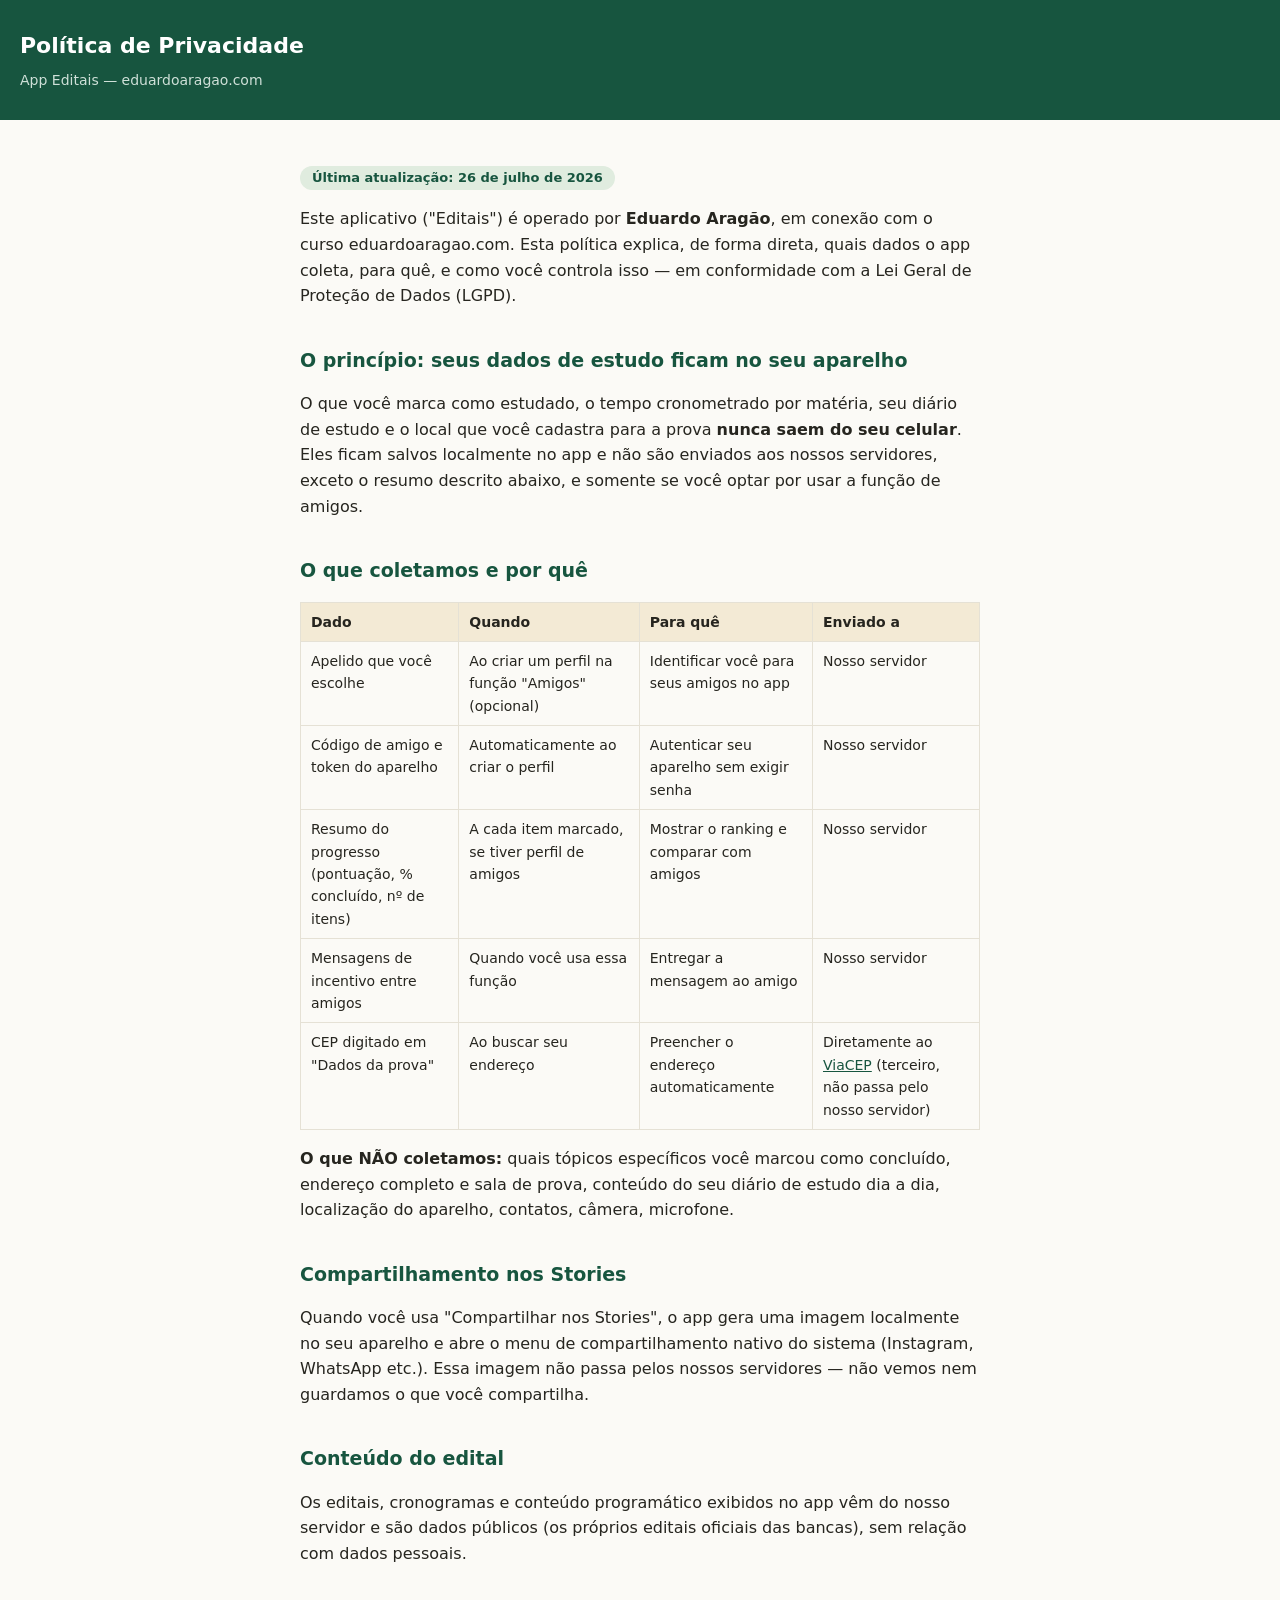
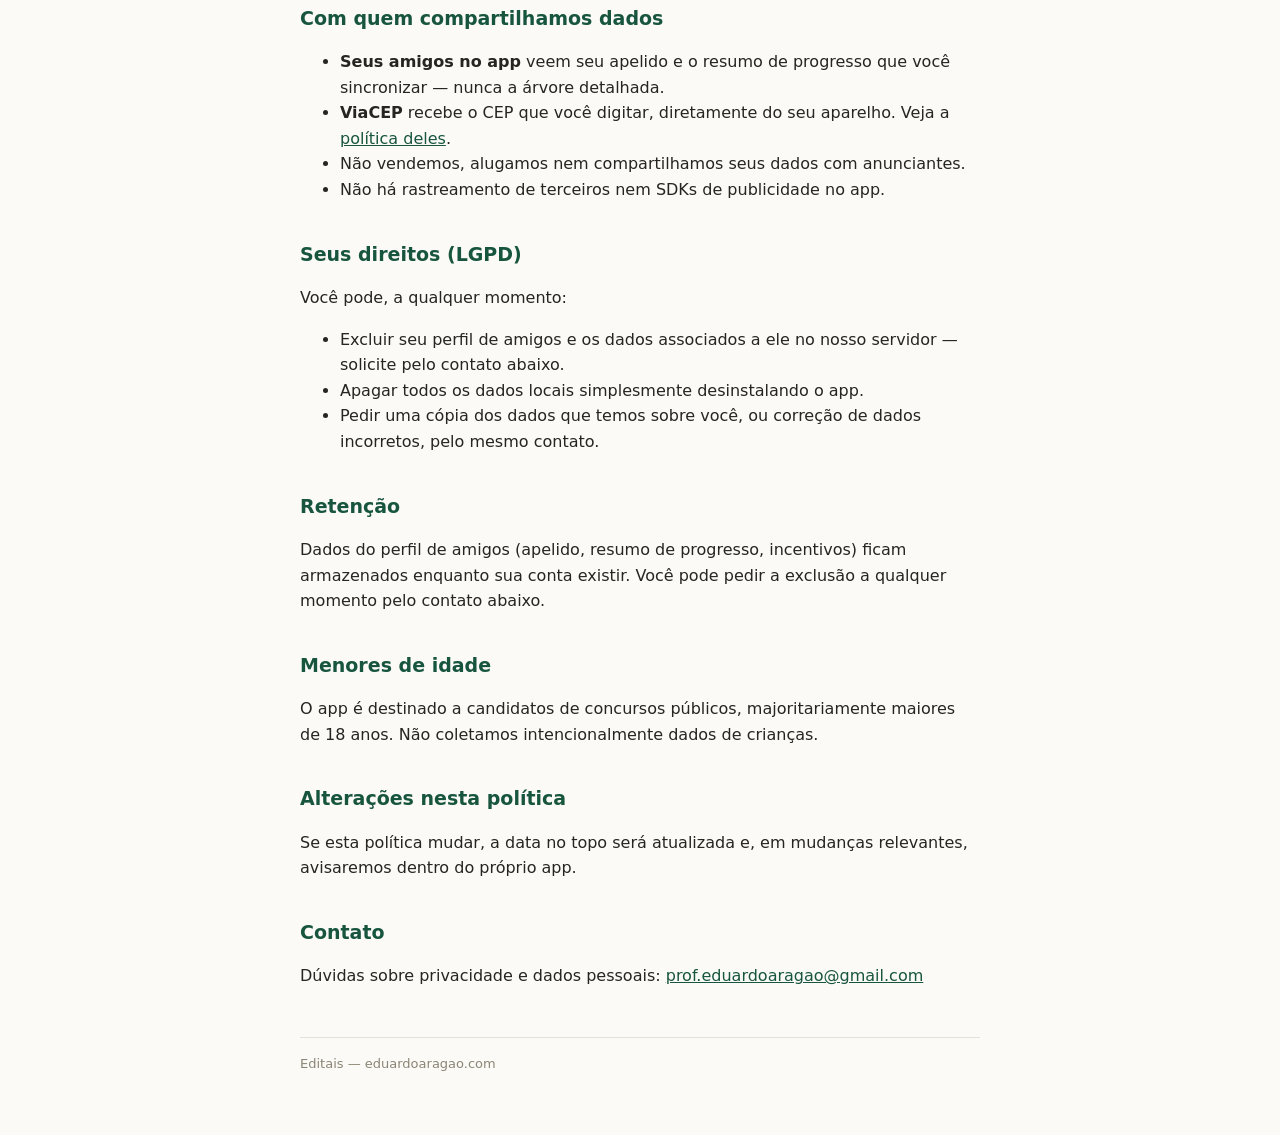
<file: site-legal/index.html>
<!doctype html>
<html lang="pt-BR">
<head>
<meta charset="utf-8">
<meta name="viewport" content="width=device-width, initial-scale=1">
<title>Política de Privacidade — Editais</title>
<style>
  :root { --verde:#17553F; --dourado:#B8862F; --papel:#FBFAF6; --tinta:#26251F; }
  * { box-sizing:border-box; }
  body { margin:0; background:var(--papel); color:var(--tinta);
         font-family:-apple-system,Segoe UI,Inter,system-ui,sans-serif;
         font-size:16px; line-height:1.6; }
  header { background:var(--verde); color:#fff; padding:28px 20px; }
  header h1 { margin:0; font-size:22px; }
  header p { margin:6px 0 0; color:#cfe0d8; font-size:14px; }
  main { max-width:720px; margin:0 auto; padding:28px 20px 60px; }
  h2 { color:var(--verde); font-size:19px; margin-top:36px; }
  .tabela-rolavel { overflow-x:auto; margin:16px 0; }
  table { border-collapse:collapse; width:100%; min-width:640px; font-size:14px; }
  th, td { border:1px solid #e5e1d5; padding:8px 10px; text-align:left; vertical-align:top; }
  th { background:#f3ead5; }
  a { color:var(--verde); }
  .selo { display:inline-block; background:#e0ecdf; color:var(--verde);
          border-radius:999px; padding:2px 12px; font-size:13px; font-weight:600; }
  .rodape { margin-top:48px; padding-top:16px; border-top:1px solid #e5e1d5;
            font-size:13px; color:#8a8574; }
</style>
</head>
<body>
<header>
  <h1>Política de Privacidade</h1>
  <p>App Editais — eduardoaragao.com</p>
</header>
<main>
<p><span class="selo">Última atualização: 26 de julho de 2026</span></p>

<p>Este aplicativo ("Editais") é operado por <strong>Eduardo Aragão</strong>,
em conexão com o curso eduardoaragao.com. Esta política explica, de forma
direta, quais dados o app coleta, para quê, e como você controla isso — em
conformidade com a Lei Geral de Proteção de Dados (LGPD).</p>

<h2>O princípio: seus dados de estudo ficam no seu aparelho</h2>
<p>O que você marca como estudado, o tempo cronometrado por matéria, seu
diário de estudo e o local que você cadastra para a prova <strong>nunca
saem do seu celular</strong>. Eles ficam salvos localmente no app e não são
enviados aos nossos servidores, exceto o resumo descrito abaixo, e somente
se você optar por usar a função de amigos.</p>

<h2>O que coletamos e por quê</h2>
<div class="tabela-rolavel">
<table>
<tr><th>Dado</th><th>Quando</th><th>Para quê</th><th>Enviado a</th></tr>
<tr><td>Apelido que você escolhe</td><td>Ao criar um perfil na função "Amigos" (opcional)</td>
    <td>Identificar você para seus amigos no app</td><td>Nosso servidor</td></tr>
<tr><td>Código de amigo e token do aparelho</td><td>Automaticamente ao criar o perfil</td>
    <td>Autenticar seu aparelho sem exigir senha</td><td>Nosso servidor</td></tr>
<tr><td>Resumo do progresso (pontuação, % concluído, nº de itens)</td>
    <td>A cada item marcado, se tiver perfil de amigos</td>
    <td>Mostrar o ranking e comparar com amigos</td><td>Nosso servidor</td></tr>
<tr><td>Mensagens de incentivo entre amigos</td><td>Quando você usa essa função</td>
    <td>Entregar a mensagem ao amigo</td><td>Nosso servidor</td></tr>
<tr><td>CEP digitado em "Dados da prova"</td><td>Ao buscar seu endereço</td>
    <td>Preencher o endereço automaticamente</td>
    <td>Diretamente ao <a href="https://viacep.com.br">ViaCEP</a> (terceiro, não passa pelo nosso servidor)</td></tr>
</table>
</div>

<p><strong>O que NÃO coletamos:</strong> quais tópicos específicos você
marcou como concluído, endereço completo e sala de prova, conteúdo do seu
diário de estudo dia a dia, localização do aparelho, contatos, câmera,
microfone.</p>

<h2>Compartilhamento nos Stories</h2>
<p>Quando você usa "Compartilhar nos Stories", o app gera uma imagem
localmente no seu aparelho e abre o menu de compartilhamento nativo do
sistema (Instagram, WhatsApp etc.). Essa imagem não passa pelos nossos
servidores — não vemos nem guardamos o que você compartilha.</p>

<h2>Conteúdo do edital</h2>
<p>Os editais, cronogramas e conteúdo programático exibidos no app vêm do
nosso servidor e são dados públicos (os próprios editais oficiais das
bancas), sem relação com dados pessoais.</p>

<h2>Com quem compartilhamos dados</h2>
<ul>
<li><strong>Seus amigos no app</strong> veem seu apelido e o resumo de
progresso que você sincronizar — nunca a árvore detalhada.</li>
<li><strong>ViaCEP</strong> recebe o CEP que você digitar, diretamente do
seu aparelho. Veja a <a href="https://viacep.com.br">política deles</a>.</li>
<li>Não vendemos, alugamos nem compartilhamos seus dados com anunciantes.</li>
<li>Não há rastreamento de terceiros nem SDKs de publicidade no app.</li>
</ul>

<h2>Seus direitos (LGPD)</h2>
<p>Você pode, a qualquer momento:</p>
<ul>
<li>Excluir seu perfil de amigos e os dados associados a ele no nosso
servidor — solicite pelo contato abaixo.</li>
<li>Apagar todos os dados locais simplesmente desinstalando o app.</li>
<li>Pedir uma cópia dos dados que temos sobre você, ou correção de dados
incorretos, pelo mesmo contato.</li>
</ul>

<h2>Retenção</h2>
<p>Dados do perfil de amigos (apelido, resumo de progresso, incentivos)
ficam armazenados enquanto sua conta existir. Você pode pedir a exclusão a
qualquer momento pelo contato abaixo.</p>

<h2>Menores de idade</h2>
<p>O app é destinado a candidatos de concursos públicos, majoritariamente
maiores de 18 anos. Não coletamos intencionalmente dados de crianças.</p>

<h2>Alterações nesta política</h2>
<p>Se esta política mudar, a data no topo será atualizada e, em mudanças
relevantes, avisaremos dentro do próprio app.</p>

<h2>Contato</h2>
<p>Dúvidas sobre privacidade e dados pessoais:
<a href="mailto:prof.eduardoaragao@gmail.com">prof.eduardoaragao@gmail.com</a></p>

<div class="rodape">Editais — eduardoaragao.com</div>
</main>
</body>
</html>
</file>
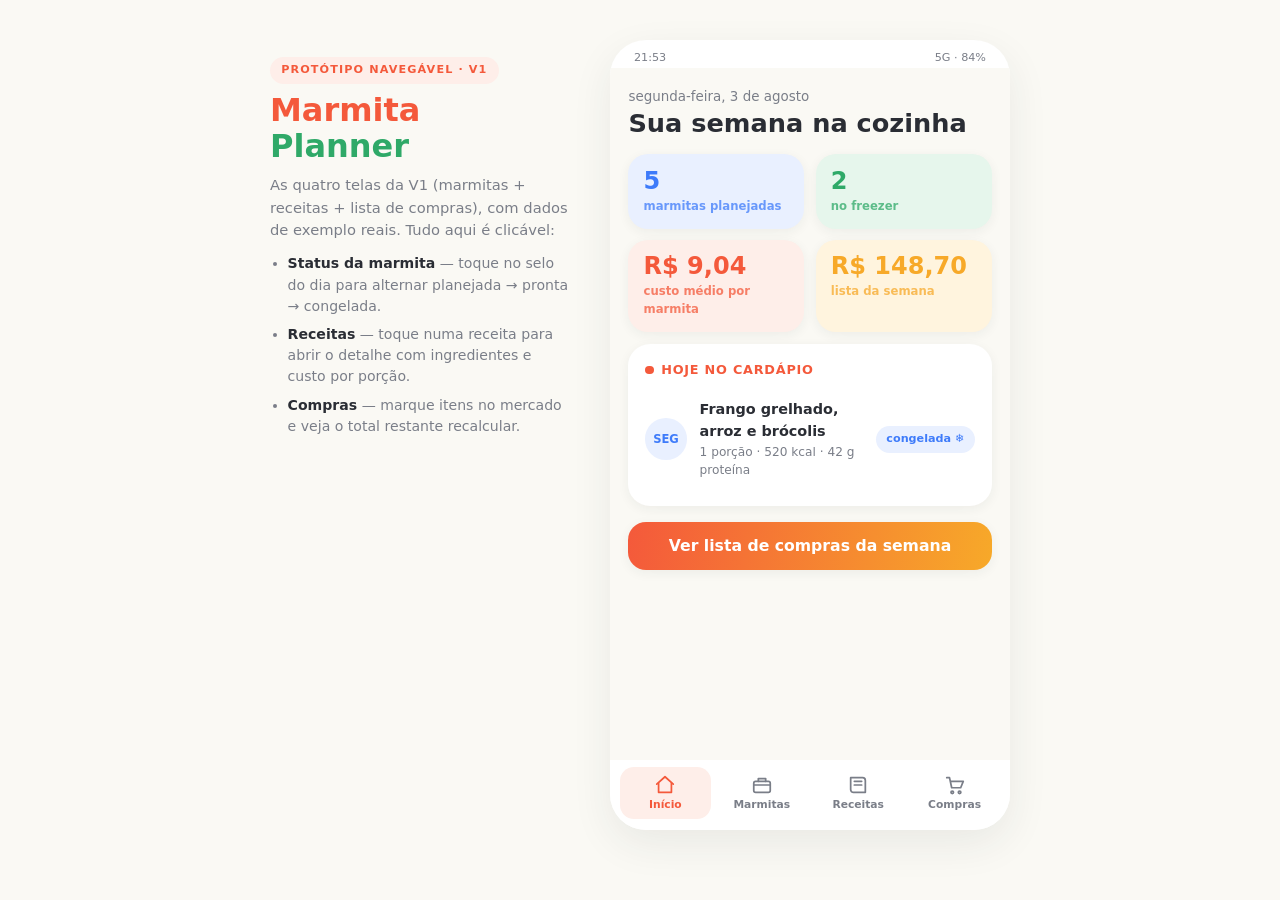
<file: docs/ideias/marmita-planner/proto_v1.html>
<!doctype html>
<html lang="pt-BR">
<head>
<meta charset="utf-8">
<meta name="viewport" content="width=device-width, initial-scale=1">
</head>
<body>
<title>Marmita Planner — Protótipo V1</title>
<style>
  :root {
    --fundo: #FAF9F4;
    --carta: #FFFFFF;
    --tinta: #2A2D34;
    --tinta-fraca: #7A7E88;
    --linha: #EFEDE6;

    --coral: #F4593B;      --coral-suave: #FEEEE9;
    --manga: #F7A929;      --manga-suave: #FFF4DE;
    --folha: #2FA968;      --folha-suave: #E6F6EC;
    --mirtilo: #3E7BFA;    --mirtilo-suave: #E9F0FF;
    --uva: #A05CD5;        --uva-suave: #F4EBFC;

    --botao-texto: #FFFFFF;
    --sombra: 0 14px 40px rgba(42, 45, 52, .08);
    --sombra-mini: 0 3px 12px rgba(42, 45, 52, .06);
    --d: "ui-rounded", "SF Pro Rounded", "Nunito", "Segoe UI", system-ui, sans-serif;
    --c: system-ui, "Segoe UI", Roboto, sans-serif;
  }
  @media (prefers-color-scheme: dark) {
    :root {
      --fundo: #14161B;
      --carta: #1E2128;
      --tinta: #F0F1F4;
      --tinta-fraca: #9BA0AB;
      --linha: #2B2F38;
      --coral: #FF7A5C;      --coral-suave: #3A241E;
      --manga: #FFBE4D;      --manga-suave: #3A2F17;
      --folha: #52C98A;      --folha-suave: #1B3327;
      --mirtilo: #7AA5FF;    --mirtilo-suave: #1F2A44;
      --uva: #C08BEA;        --uva-suave: #33243F;
      --botao-texto: #14161B;
      --sombra: 0 14px 40px rgba(0, 0, 0, .5);
      --sombra-mini: 0 3px 12px rgba(0, 0, 0, .35);
    }
  }
  :root[data-theme="light"] {
    --fundo: #FAF9F4; --carta: #FFFFFF; --tinta: #2A2D34; --tinta-fraca: #7A7E88; --linha: #EFEDE6;
    --coral: #F4593B; --coral-suave: #FEEEE9; --manga: #F7A929; --manga-suave: #FFF4DE;
    --folha: #2FA968; --folha-suave: #E6F6EC; --mirtilo: #3E7BFA; --mirtilo-suave: #E9F0FF;
    --uva: #A05CD5; --uva-suave: #F4EBFC; --botao-texto: #FFFFFF;
    --sombra: 0 14px 40px rgba(42, 45, 52, .08); --sombra-mini: 0 3px 12px rgba(42, 45, 52, .06);
  }
  :root[data-theme="dark"] {
    --fundo: #14161B; --carta: #1E2128; --tinta: #F0F1F4; --tinta-fraca: #9BA0AB; --linha: #2B2F38;
    --coral: #FF7A5C; --coral-suave: #3A241E; --manga: #FFBE4D; --manga-suave: #3A2F17;
    --folha: #52C98A; --folha-suave: #1B3327; --mirtilo: #7AA5FF; --mirtilo-suave: #1F2A44;
    --uva: #C08BEA; --uva-suave: #33243F; --botao-texto: #14161B;
    --sombra: 0 14px 40px rgba(0, 0, 0, .5); --sombra-mini: 0 3px 12px rgba(0, 0, 0, .35);
  }

  * { box-sizing: border-box; }
  body { margin: 0; background: var(--fundo); color: var(--tinta); font-family: var(--c); line-height: 1.5; }

  .palco {
    min-height: 100vh; display: flex; flex-wrap: wrap; gap: 2.5rem;
    align-items: flex-start; justify-content: center; padding: 2.5rem 1rem 4rem;
  }
  .nota { max-width: 300px; padding-top: 1rem; }
  .nota .rotulo {
    display: inline-block; font-size: .7rem; letter-spacing: .1em; text-transform: uppercase;
    color: var(--coral); background: var(--coral-suave); font-weight: 800;
    padding: .3rem .7rem; border-radius: 999px;
  }
  .nota h1 { font-family: var(--d); font-size: 2rem; line-height: 1.12; margin: .6rem 0 .6rem; text-wrap: balance; }
  .nota h1 .cor1 { color: var(--coral); } .nota h1 .cor2 { color: var(--folha); }
  .nota p { color: var(--tinta-fraca); font-size: .92rem; margin: 0 0 .8rem; }
  .nota ul { color: var(--tinta-fraca); font-size: .88rem; padding-left: 1.1rem; margin: 0; }
  .nota li { margin-bottom: .45rem; }
  .nota li strong { color: var(--tinta); font-weight: 600; }

  /* ---------- moldura ---------- */
  .fone {
    width: 400px; max-width: 100%; background: var(--carta); border-radius: 36px;
    box-shadow: var(--sombra); overflow: hidden; display: flex; flex-direction: column; height: 790px;
  }
  .status-fake {
    display: flex; justify-content: space-between; padding: .6rem 1.5rem .1rem;
    font-size: .7rem; color: var(--tinta-fraca); font-variant-numeric: tabular-nums;
  }
  main.telas { flex: 1; overflow-y: auto; scrollbar-width: thin; background: var(--fundo); }
  .tela { display: none; padding: .5rem 1.15rem 1.5rem; }
  .tela.ativa { display: block; }

  .topo { padding: .7rem 0 1rem; }
  .topo .ola { color: var(--tinta-fraca); font-size: .84rem; }
  .topo h2 { font-family: var(--d); font-size: 1.6rem; margin: .1rem 0 0; line-height: 1.15; text-wrap: balance; }

  /* ---------- blocos ---------- */
  .grade { display: grid; grid-template-columns: 1fr 1fr; gap: .7rem; }
  .tile { border-radius: 20px; padding: .85rem .95rem; box-shadow: var(--sombra-mini); }
  .tile .num { font-family: var(--d); font-size: 1.5rem; font-weight: 800; font-variant-numeric: tabular-nums; line-height: 1.1; }
  .tile .leg { font-size: .73rem; margin-top: .2rem; font-weight: 600; opacity: .75; }
  .tile.t-coral   { background: var(--coral-suave);   color: var(--coral); }
  .tile.t-manga   { background: var(--manga-suave);   color: var(--manga); }
  .tile.t-folha   { background: var(--folha-suave);   color: var(--folha); }
  .tile.t-mirtilo { background: var(--mirtilo-suave); color: var(--mirtilo); }

  .cartao { background: var(--carta); border-radius: 22px; padding: 1rem 1.05rem; margin-top: .8rem; box-shadow: var(--sombra-mini); }
  .cartao h3 { margin: 0 0 .55rem; font-family: var(--d); font-size: .8rem; letter-spacing: .06em; text-transform: uppercase; font-weight: 800; display: flex; align-items: center; gap: .45rem; }
  .cartao h3 .ponto { width: .55rem; height: .55rem; border-radius: 50%; display: inline-block; }
  .h-coral { color: var(--coral); }   .h-coral .ponto { background: var(--coral); }
  .h-manga { color: var(--manga); }   .h-manga .ponto { background: var(--manga); }
  .h-folha { color: var(--folha); }   .h-folha .ponto { background: var(--folha); }
  .h-mirtilo { color: var(--mirtilo); } .h-mirtilo .ponto { background: var(--mirtilo); }
  .h-uva { color: var(--uva); }       .h-uva .ponto { background: var(--uva); }

  .botao {
    display: block; width: 100%; border: 0; cursor: pointer; text-align: center;
    background: linear-gradient(100deg, var(--coral), var(--manga));
    color: var(--botao-texto); font-family: var(--d); font-size: .98rem; font-weight: 800;
    padding: .9rem 1rem; border-radius: 18px; margin-top: 1rem; box-shadow: var(--sombra-mini);
  }
  .botao.b-folha { background: linear-gradient(100deg, var(--folha), var(--mirtilo)); }
  .botao:focus-visible, .chip:focus-visible, .aba:focus-visible, .linha-receita:focus-visible {
    outline: 2.5px solid var(--mirtilo); outline-offset: 2px;
  }

  /* ---------- marmitas ---------- */
  .dia { display: flex; align-items: center; gap: .8rem; padding: .68rem 0; border-bottom: 1px solid var(--linha); }
  .dia:last-child { border-bottom: 0; }
  .dia .d {
    font-family: var(--d); font-weight: 800; font-size: .72rem; width: 2.6rem; height: 2.6rem;
    border-radius: 50%; display: grid; place-items: center; flex-shrink: 0;
    background: var(--mirtilo-suave); color: var(--mirtilo); text-transform: uppercase;
  }
  .dia .info { flex: 1; min-width: 0; }
  .dia .info .nome { font-size: .9rem; font-weight: 600; }
  .dia .info .sub { font-size: .76rem; color: var(--tinta-fraca); font-variant-numeric: tabular-nums; }
  .chip {
    border: 0; background: var(--mirtilo-suave); color: var(--mirtilo);
    font-size: .7rem; font-weight: 800; padding: .32rem .65rem; border-radius: 999px;
    cursor: pointer; font-family: var(--d); white-space: nowrap;
  }
  .chip[data-st="planejada"] { background: var(--uva-suave); color: var(--uva); }
  .chip[data-st="pronta"] { background: var(--manga-suave); color: var(--manga); }
  .chip[data-st="congelada"] { background: var(--mirtilo-suave); color: var(--mirtilo); }
  .dica { font-size: .74rem; color: var(--tinta-fraca); margin-top: .6rem; }

  /* ---------- receitas ---------- */
  .linha-receita {
    display: flex; align-items: center; gap: .75rem; width: 100%;
    background: none; border: 0; border-bottom: 1px solid var(--linha);
    padding: .72rem 0; cursor: pointer; text-align: left; color: inherit; font: inherit;
  }
  .linha-receita:last-child { border-bottom: 0; }
  .ini {
    width: 42px; height: 42px; border-radius: 14px; display: grid; place-items: center;
    font-family: var(--d); font-weight: 800; font-size: .85rem; flex-shrink: 0;
  }
  .ini.c1 { background: var(--folha-suave); color: var(--folha); }
  .ini.c2 { background: var(--coral-suave); color: var(--coral); }
  .ini.c3 { background: var(--manga-suave); color: var(--manga); }
  .ini.c4 { background: var(--mirtilo-suave); color: var(--mirtilo); }
  .ini.c5 { background: var(--uva-suave); color: var(--uva); }
  .linha-receita .meio { flex: 1; min-width: 0; }
  .linha-receita .meio .nome { font-weight: 600; font-size: .92rem; }
  .linha-receita .meio .sub { font-size: .76rem; color: var(--tinta-fraca); }
  .preco { font-variant-numeric: tabular-nums; font-family: var(--d); font-weight: 800; color: var(--coral); font-size: .9rem; white-space: nowrap; }

  .ing { display: flex; justify-content: space-between; gap: 1rem; padding: .42rem 0; border-bottom: 1px dashed var(--linha); font-size: .88rem; }
  .ing:last-child { border-bottom: 0; }
  .ing .q { color: var(--tinta-fraca); font-variant-numeric: tabular-nums; }
  .voltar { background: none; border: 0; color: var(--mirtilo); font-weight: 800; font-family: var(--d); font-size: .88rem; cursor: pointer; padding: .4rem 0; }

  /* ---------- compras ---------- */
  .total-bar {
    display: flex; justify-content: space-between; align-items: center;
    background: linear-gradient(100deg, var(--folha-suave), var(--mirtilo-suave));
    border-radius: 18px; padding: .8rem 1rem; font-variant-numeric: tabular-nums; margin-top: .3rem;
  }
  .total-bar .rot { font-size: .78rem; font-weight: 700; color: var(--tinta-fraca); }
  .total-bar strong { font-family: var(--d); font-size: 1.25rem; color: var(--folha); }
  .item-c { display: flex; align-items: center; gap: .7rem; padding: .5rem 0; border-bottom: 1px solid var(--linha); }
  .item-c:last-child { border-bottom: 0; }
  .item-c input { width: 1.2rem; height: 1.2rem; accent-color: var(--folha); flex-shrink: 0; }
  .item-c label { flex: 1; font-size: .9rem; cursor: pointer; }
  .item-c .p { font-variant-numeric: tabular-nums; font-size: .84rem; color: var(--tinta-fraca); white-space: nowrap; }
  .item-c.ok label { text-decoration: line-through; color: var(--tinta-fraca); }

  /* ---------- abas ---------- */
  .abas { display: grid; grid-template-columns: repeat(4, 1fr); background: var(--carta); padding: .45rem .6rem .7rem; gap: .3rem; }
  .aba {
    background: none; border: 0; cursor: pointer; padding: .45rem 0 .5rem;
    display: flex; flex-direction: column; align-items: center; gap: .12rem;
    color: var(--tinta-fraca); font-family: var(--d); font-size: .67rem; font-weight: 800;
    border-radius: 14px;
  }
  .aba svg { width: 22px; height: 22px; stroke: currentColor; fill: none; stroke-width: 1.9; stroke-linecap: round; stroke-linejoin: round; }
  .aba.ativa[data-cor="coral"]   { color: var(--coral);   background: var(--coral-suave); }
  .aba.ativa[data-cor="folha"]   { color: var(--folha);   background: var(--folha-suave); }
  .aba.ativa[data-cor="manga"]   { color: var(--manga);   background: var(--manga-suave); }
  .aba.ativa[data-cor="mirtilo"] { color: var(--mirtilo); background: var(--mirtilo-suave); }

  @media (prefers-reduced-motion: no-preference) {
    .tela.ativa { animation: surge .18s ease-out; }
    @keyframes surge { from { opacity: .4; transform: translateY(4px); } to { opacity: 1; transform: none; } }
    .chip, .aba, .botao { transition: transform .12s ease; }
    .botao:active, .chip:active { transform: scale(.96); }
  }
  @media (max-width: 760px) {
    .palco { padding-top: 1.2rem; gap: 1.2rem; }
    .fone { height: 82vh; min-height: 560px; }
  }
</style>

<div class="palco">
  <aside class="nota">
    <div class="rotulo">Protótipo navegável · V1</div>
    <h1><span class="cor1">Marmita</span> <span class="cor2">Planner</span></h1>
    <p>As quatro telas da V1 (marmitas + receitas + lista de compras), com dados de exemplo reais. Tudo aqui é clicável:</p>
    <ul>
      <li><strong>Status da marmita</strong> — toque no selo do dia para alternar planejada → pronta → congelada.</li>
      <li><strong>Receitas</strong> — toque numa receita para abrir o detalhe com ingredientes e custo por porção.</li>
      <li><strong>Compras</strong> — marque itens no mercado e veja o total restante recalcular.</li>
    </ul>
  </aside>

  <div class="fone">
    <div class="status-fake"><span>21:53</span><span>5G · 84%</span></div>
    <main class="telas">

      <!-- INÍCIO -->
      <section class="tela ativa" id="tela-inicio">
        <div class="topo">
          <div class="ola">segunda-feira, 3 de agosto</div>
          <h2>Sua semana na cozinha</h2>
        </div>
        <div class="grade">
          <div class="tile t-mirtilo"><div class="num">5</div><div class="leg">marmitas planejadas</div></div>
          <div class="tile t-folha"><div class="num">2</div><div class="leg">no freezer</div></div>
          <div class="tile t-coral"><div class="num">R$ 9,04</div><div class="leg">custo médio por marmita</div></div>
          <div class="tile t-manga"><div class="num">R$ 148,70</div><div class="leg">lista da semana</div></div>
        </div>
        <div class="cartao">
          <h3 class="h-coral"><span class="ponto"></span>Hoje no cardápio</h3>
          <div class="dia" style="border-bottom:0">
            <span class="d">seg</span>
            <div class="info">
              <div class="nome">Frango grelhado, arroz e brócolis</div>
              <div class="sub">1 porção · 520 kcal · 42 g proteína</div>
            </div>
            <span class="chip" data-st="congelada">congelada ❄</span>
          </div>
        </div>
        <button class="botao" data-ir="tela-compras">Ver lista de compras da semana</button>
      </section>

      <!-- MARMITAS -->
      <section class="tela" id="tela-marmitas">
        <div class="topo"><h2>Marmitas da semana</h2></div>
        <div class="cartao">
          <h3 class="h-folha"><span class="ponto"></span>3 – 7 de agosto</h3>
          <div class="dia">
            <span class="d">seg</span>
            <div class="info"><div class="nome">Frango grelhado, arroz e brócolis</div><div class="sub">R$ 8,40 / porção</div></div>
            <button class="chip st" data-st="congelada">congelada ❄</button>
          </div>
          <div class="dia">
            <span class="d">ter</span>
            <div class="info"><div class="nome">Frango grelhado, arroz e brócolis</div><div class="sub">R$ 8,40 / porção</div></div>
            <button class="chip st" data-st="congelada">congelada ❄</button>
          </div>
          <div class="dia">
            <span class="d">qua</span>
            <div class="info"><div class="nome">Carne moída com abóbora e feijão</div><div class="sub">R$ 9,10 / porção</div></div>
            <button class="chip st" data-st="pronta">pronta</button>
          </div>
          <div class="dia">
            <span class="d">qui</span>
            <div class="info"><div class="nome">Strogonoff de frango com arroz</div><div class="sub">R$ 10,80 / porção</div></div>
            <button class="chip st" data-st="planejada">planejada</button>
          </div>
          <div class="dia">
            <span class="d">sex</span>
            <div class="info"><div class="nome">Strogonoff de frango com arroz</div><div class="sub">R$ 10,80 / porção</div></div>
            <button class="chip st" data-st="planejada">planejada</button>
          </div>
        </div>
        <p class="dica">Toque no selo para atualizar o status da marmita.</p>
        <button class="botao b-folha" data-ir="tela-receitas">Montar a próxima semana</button>
      </section>

      <!-- RECEITAS -->
      <section class="tela" id="tela-receitas">
        <div class="topo"><h2>Receitas</h2></div>
        <div class="cartao">
          <h3 class="h-manga"><span class="ponto"></span>Suas receitas · custo por porção</h3>
          <button class="linha-receita" data-ir="tela-detalhe">
            <span class="ini c1">FG</span>
            <span class="meio"><span class="nome">Frango grelhado, arroz e brócolis</span><br>
            <span class="sub">rende 6 porções · 520 kcal</span></span>
            <span class="preco">R$ 8,40</span>
          </button>
          <button class="linha-receita">
            <span class="ini c2">CM</span>
            <span class="meio"><span class="nome">Carne moída com abóbora e feijão</span><br>
            <span class="sub">rende 8 porções · 480 kcal</span></span>
            <span class="preco">R$ 9,10</span>
          </button>
          <button class="linha-receita">
            <span class="ini c3">SF</span>
            <span class="meio"><span class="nome">Strogonoff de frango com arroz</span><br>
            <span class="sub">rende 6 porções · 610 kcal</span></span>
            <span class="preco">R$ 10,80</span>
          </button>
          <button class="linha-receita">
            <span class="ini c4">OF</span>
            <span class="meio"><span class="nome">Omelete de forno com legumes</span><br>
            <span class="sub">rende 4 porções · 320 kcal</span></span>
            <span class="preco">R$ 5,20</span>
          </button>
          <button class="linha-receita">
            <span class="ini c5">EB</span>
            <span class="meio"><span class="nome">Escondidinho de batata-doce</span><br>
            <span class="sub">rende 6 porções · 450 kcal</span></span>
            <span class="preco">R$ 7,60</span>
          </button>
        </div>
        <button class="botao">Nova receita</button>
      </section>

      <!-- DETALHE DA RECEITA -->
      <section class="tela" id="tela-detalhe">
        <button class="voltar" data-ir="tela-receitas">‹ Receitas</button>
        <div class="topo" style="padding-top:0">
          <h2>Frango grelhado, arroz e brócolis</h2>
          <div class="ola">Rende 6 porções · custo total R$ 50,40 · <strong style="color:var(--coral)">R$ 8,40/porção</strong></div>
        </div>
        <div class="cartao">
          <h3 class="h-folha"><span class="ponto"></span>Ingredientes</h3>
          <div class="ing"><span>Peito de frango</span><span class="q">1,2 kg · R$ 22,68</span></div>
          <div class="ing"><span>Arroz branco</span><span class="q">500 g · R$ 2,49</span></div>
          <div class="ing"><span>Brócolis</span><span class="q">2 maços · R$ 9,00</span></div>
          <div class="ing"><span>Alho, azeite e temperos</span><span class="q">— · R$ 4,23</span></div>
          <div class="ing"><span>Cenoura</span><span class="q">300 g · R$ 2,10</span></div>
        </div>
        <div class="cartao">
          <h3 class="h-uva"><span class="ponto"></span>Por porção</h3>
          <div class="grade">
            <div class="tile t-manga"><div class="num">520</div><div class="leg">kcal</div></div>
            <div class="tile t-folha"><div class="num">42 g</div><div class="leg">proteína</div></div>
          </div>
        </div>
        <button class="botao b-folha" data-ir="tela-marmitas">Usar nas marmitas da semana</button>
      </section>

      <!-- COMPRAS -->
      <section class="tela" id="tela-compras">
        <div class="topo">
          <h2>Lista de compras</h2>
          <div class="ola">Gerada a partir das marmitas de 3–7 de agosto</div>
        </div>
        <div class="total-bar">
          <span class="rot">Falta comprar</span>
          <strong id="falta">R$ 148,70</strong>
        </div>
        <div class="cartao">
          <h3 class="h-coral"><span class="ponto"></span>Açougue</h3>
          <div class="item-c"><input type="checkbox" id="i1" data-p="37.80"><label for="i1">Peito de frango · 2 kg</label><span class="p">R$ 37,80</span></div>
          <div class="item-c"><input type="checkbox" id="i2" data-p="42.00"><label for="i2">Patinho moído · 1 kg</label><span class="p">R$ 42,00</span></div>
        </div>
        <div class="cartao">
          <h3 class="h-folha"><span class="ponto"></span>Hortifrúti</h3>
          <div class="item-c"><input type="checkbox" id="i3" data-p="9.00"><label for="i3">Brócolis · 2 maços</label><span class="p">R$ 9,00</span></div>
          <div class="item-c"><input type="checkbox" id="i4" data-p="6.50"><label for="i4">Abóbora cabotiá · 1 kg</label><span class="p">R$ 6,50</span></div>
          <div class="item-c"><input type="checkbox" id="i5" data-p="4.20"><label for="i5">Cebola · 1 kg</label><span class="p">R$ 4,20</span></div>
          <div class="item-c"><input type="checkbox" id="i6" data-p="5.90"><label for="i6">Cenoura · 1 kg</label><span class="p">R$ 5,90</span></div>
        </div>
        <div class="cartao">
          <h3 class="h-manga"><span class="ponto"></span>Mercearia</h3>
          <div class="item-c"><input type="checkbox" id="i7" data-p="24.90"><label for="i7">Arroz · 5 kg</label><span class="p">R$ 24,90</span></div>
          <div class="item-c"><input type="checkbox" id="i8" data-p="8.90"><label for="i8">Feijão-carioca · 1 kg</label><span class="p">R$ 8,90</span></div>
          <div class="item-c"><input type="checkbox" id="i9" data-p="6.40"><label for="i9">Creme de leite · 2 cx</label><span class="p">R$ 6,40</span></div>
          <div class="item-c"><input type="checkbox" id="i10" data-p="3.10"><label for="i10">Extrato de tomate</label><span class="p">R$ 3,10</span></div>
        </div>
      </section>
    </main>

    <nav class="abas">
      <button class="aba ativa" data-ir="tela-inicio" data-cor="coral">
        <svg viewBox="0 0 24 24"><path d="M3 11l9-8 9 8"/><path d="M5 10v10h14V10"/></svg>Início
      </button>
      <button class="aba" data-ir="tela-marmitas" data-cor="folha">
        <svg viewBox="0 0 24 24"><rect x="3" y="8" width="18" height="12" rx="2"/><path d="M3 12h18M8 8V5h8v3"/></svg>Marmitas
      </button>
      <button class="aba" data-ir="tela-receitas" data-cor="manga">
        <svg viewBox="0 0 24 24"><path d="M4 4h13a3 3 0 0 1 3 3v13H7a3 3 0 0 1-3-3z"/><path d="M8 8h8M8 12h8"/></svg>Receitas
      </button>
      <button class="aba" data-ir="tela-compras" data-cor="mirtilo">
        <svg viewBox="0 0 24 24"><circle cx="9" cy="20" r="1.4"/><circle cx="17" cy="20" r="1.4"/><path d="M3 4h3l2.4 11h9.8L21 8H7"/></svg>Compras
      </button>
    </nav>
  </div>
</div>

<script>
  const telas = document.querySelectorAll('.tela');
  const abas = document.querySelectorAll('.aba');
  const mapaAba = { 'tela-inicio': 0, 'tela-marmitas': 1, 'tela-receitas': 2, 'tela-detalhe': 2, 'tela-compras': 3 };

  function irPara(id) {
    telas.forEach(t => t.classList.toggle('ativa', t.id === id));
    abas.forEach((a, i) => a.classList.toggle('ativa', i === mapaAba[id]));
    document.querySelector('.telas').scrollTop = 0;
  }
  document.querySelectorAll('[data-ir]').forEach(el =>
    el.addEventListener('click', () => irPara(el.dataset.ir)));

  const ordem = ['planejada', 'pronta', 'congelada'];
  const rotulo = { planejada: 'planejada', pronta: 'pronta', congelada: 'congelada ❄' };
  document.querySelectorAll('.chip.st').forEach(ch =>
    ch.addEventListener('click', () => {
      const prox = ordem[(ordem.indexOf(ch.dataset.st) + 1) % ordem.length];
      ch.dataset.st = prox;
      ch.textContent = rotulo[prox];
    }));

  const caixas = document.querySelectorAll('.item-c input');
  const falta = document.getElementById('falta');
  function recalc() {
    let resta = 0;
    caixas.forEach(c => {
      c.closest('.item-c').classList.toggle('ok', c.checked);
      if (!c.checked) resta += parseFloat(c.dataset.p);
    });
    falta.textContent = 'R$ ' + resta.toFixed(2).replace('.', ',');
  }
  caixas.forEach(c => c.addEventListener('change', recalc));
</script>
</body>
</html>
</file>
